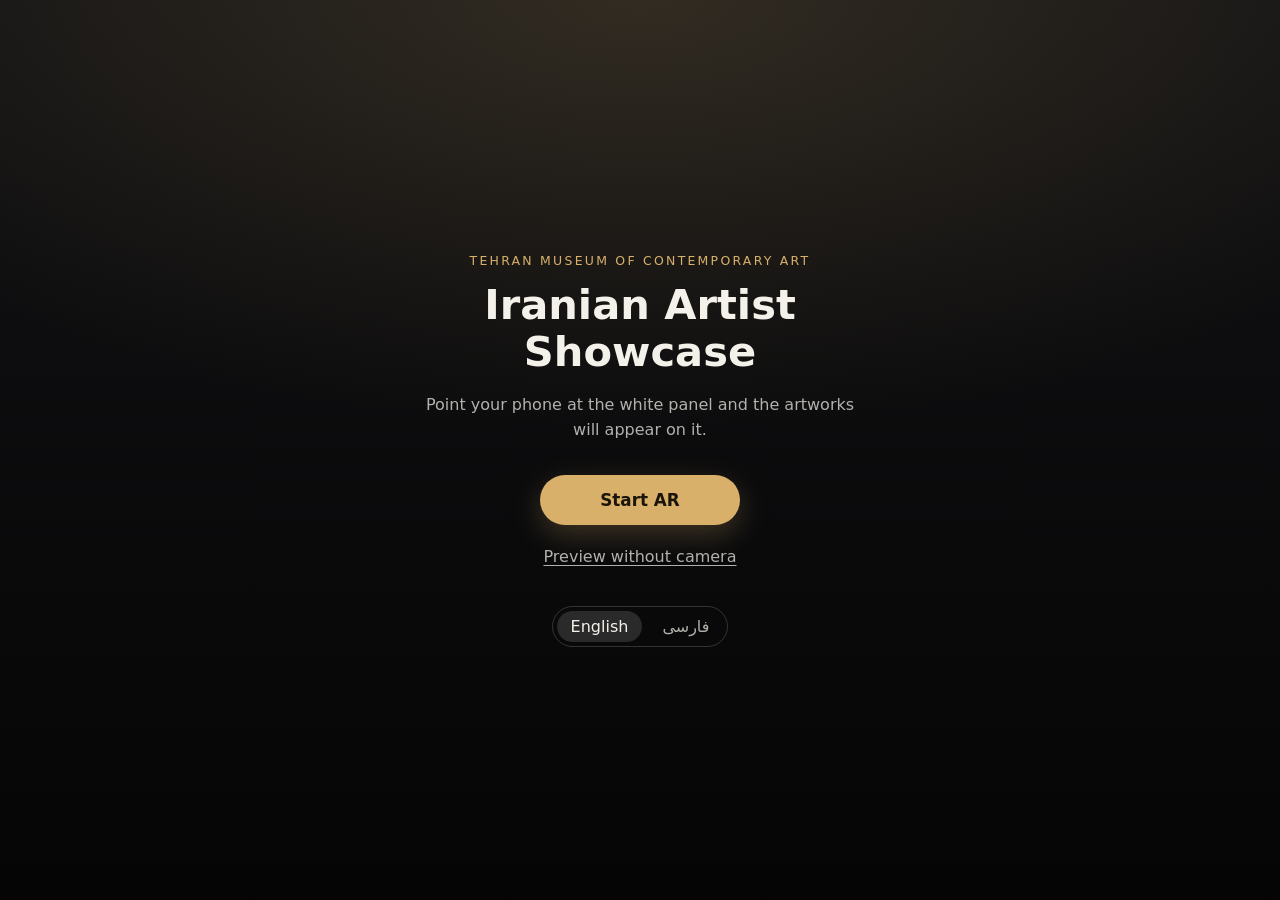
<file: index.html>
<!doctype html>
<html lang="en">
<head>
  <meta charset="utf-8">
  <meta name="viewport" content="width=device-width, initial-scale=1, viewport-fit=cover">
  <meta name="theme-color" content="#0b0b0c">
  <title>Frame AR</title>
  <link rel="stylesheet" href="css/viewer.css">
  <script type="importmap">
    {
      "imports": {
        "three": "./vendor/three/three.module.min.js",
        "three/addons/": "./vendor/three/addons/",
        "mindar-image-three": "./vendor/mind-ar/mindar-image-three.prod.js"
      }
    }
  </script>
</head>
<body>
  <div id="ar-container"></div>

  <section id="start" class="overlay start hidden">
    <div class="start-card">
      <p class="eyebrow" id="subtitle"></p>
      <h1 id="title">Frame AR</h1>
      <p class="intro" data-i18n="intro"></p>
      <button id="start-button" class="primary" type="button" data-i18n="start">Start AR</button>
      <button id="preview-button" class="link" type="button" data-i18n="preview">Preview without camera</button>
      <div id="language-switch" class="language-switch" role="group" aria-label="Language"></div>
    </div>
  </section>

  <div id="loading" class="overlay loading hidden" aria-live="polite">
    <div class="spinner" aria-hidden="true"></div>
    <p data-i18n="loading">Loading…</p>
  </div>

  <div id="scanning" class="overlay scanning hidden" aria-live="polite">
    <div class="scan-card">
      <div class="scan-target">
        <img id="scan-preview" alt="">
        <span class="scan-line" aria-hidden="true"></span>
      </div>
      <p data-i18n="scanning">Point your camera at the frame</p>
    </div>
  </div>

  <div id="error" class="overlay error hidden" role="alert">
    <div class="error-card">
      <p id="error-message" data-i18n="cameraError"></p>
      <pre id="error-detail" class="hidden"></pre>
      <button id="retry-button" class="primary" type="button" data-i18n="retry">Try again</button>
    </div>
  </div>

  <div id="preview-badge" class="badge hidden" data-i18n="previewBadge"></div>

  <figure id="caption" class="caption hidden" aria-live="polite">
    <figcaption>
      <span id="caption-title" class="caption-title"></span>
      <span id="caption-meta" class="caption-meta"></span>
    </figcaption>
    <span id="caption-count" class="caption-count"></span>
  </figure>

  <nav id="controls" class="controls hidden">
    <div id="nav-buttons" class="nav-buttons">
      <button id="prev-button" type="button" data-i18n-label="previous">
        <svg viewBox="0 0 24 24" aria-hidden="true"><path d="M15 5l-7 7 7 7"/></svg>
      </button>
      <button id="play-button" type="button" data-i18n-label="pause">
        <svg class="icon-pause" viewBox="0 0 24 24" aria-hidden="true"><path d="M9 5v14M15 5v14"/></svg>
        <svg class="icon-play" viewBox="0 0 24 24" aria-hidden="true"><path d="M8 5l11 7-11 7z"/></svg>
      </button>
      <button id="next-button" type="button" data-i18n-label="next">
        <svg viewBox="0 0 24 24" aria-hidden="true"><path d="M9 5l7 7-7 7"/></svg>
      </button>
    </div>
    <label id="effect-picker" class="effect-picker">
      <span class="visually-hidden" data-i18n="effect">Transition</span>
      <select id="effect-select" data-i18n-label="effect"></select>
    </label>
  </nav>

  <script type="module" src="js/viewer.js"></script>
</body>
</html>
</file>
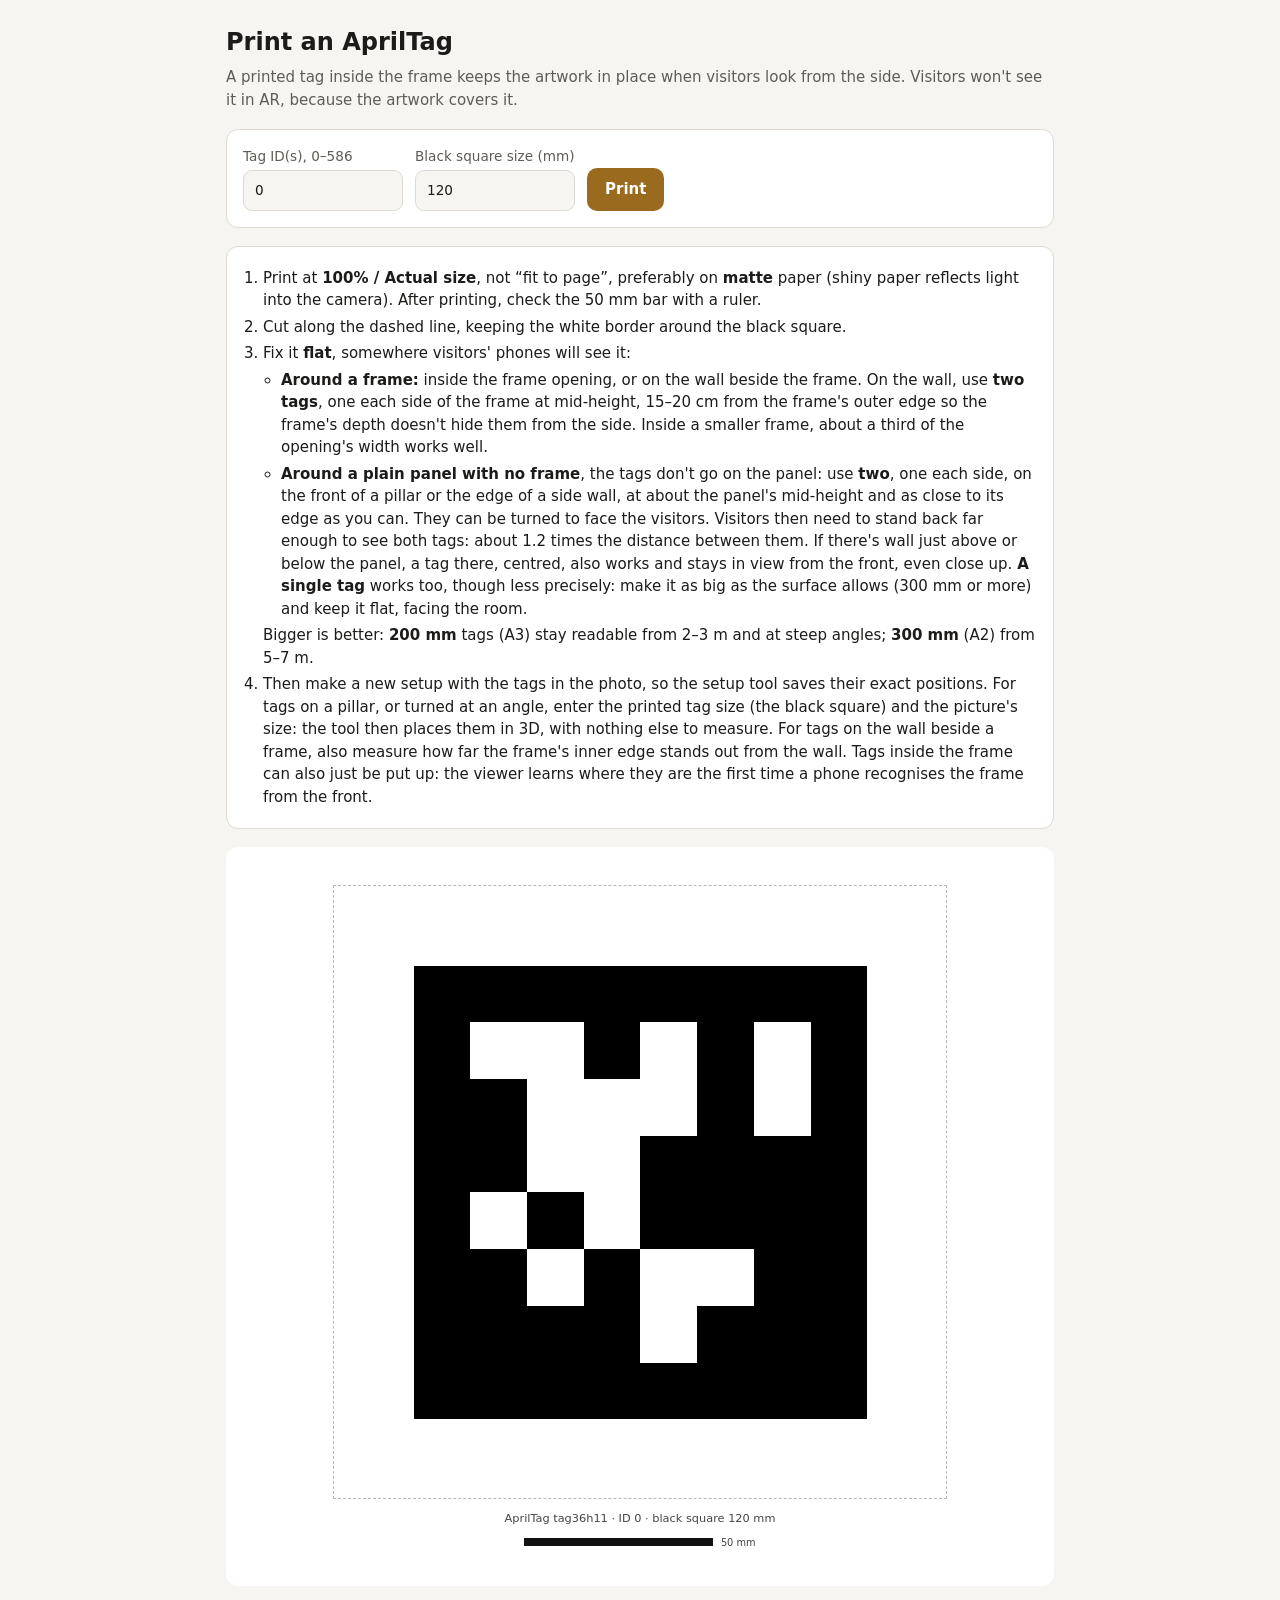
<file: apriltag.html>
<!doctype html>
<html lang="en">
<head>
  <meta charset="utf-8">
  <meta name="viewport" content="width=device-width, initial-scale=1">
  <title>Print an AprilTag</title>
  <style>
    :root {
      --bg: #f6f5f2; --surface: #fff; --ink: #1c1b19; --muted: #5f5c55; --line: #dedad2;
      --accent: #9a6b1f; --accent-ink: #fff; --warn: #b3261e;
      color-scheme: light;
    }
    @media (prefers-color-scheme: dark) {
      :root:not([data-print]) { --bg: #111113; --surface: #1b1b1e; --ink: #f1efe9; --muted: #a9a59c; --line: #34343a; --accent: #d8b06a; --accent-ink: #1b1408; --warn: #ff8a80; color-scheme: dark; }
    }
    * { box-sizing: border-box; }
    body { margin: 0; background: var(--bg); color: var(--ink); font: 15px/1.5 system-ui, -apple-system, "Segoe UI", Roboto, sans-serif; }
    main { max-width: 860px; margin: 0 auto; padding: 24px 16px 48px; }
    h1 { margin: 0 0 6px; font-size: 1.5rem; }
    .lead { margin: 0 0 18px; color: var(--muted); }
    .panel { background: var(--surface); border: 1px solid var(--line); border-radius: 12px; padding: 16px; margin-bottom: 18px; }
    .controls { display: flex; flex-wrap: wrap; gap: 12px; align-items: flex-end; }
    label { display: flex; flex-direction: column; gap: 4px; font-size: 0.85rem; color: var(--muted); }
    input { padding: 9px 11px; border: 1px solid var(--line); border-radius: 9px; background: var(--bg); color: var(--ink); font: inherit; width: 160px; }
    button { padding: 10px 18px; border: 0; border-radius: 10px; background: var(--accent); color: var(--accent-ink); font: inherit; font-weight: 600; cursor: pointer; }
    ol { margin: 0; padding-inline-start: 20px; }
    li { margin: 4px 0; }
    ol ul { margin: 4px 0; padding-inline-start: 18px; }
    .warn { color: var(--warn); font-size: 0.88rem; margin: 10px 0 0; }
    .sheet { display: flex; flex-wrap: wrap; gap: 10mm; justify-content: center; background: #fff; color: #111; padding: 10mm; border-radius: 12px; }
    .tag { display: flex; flex-direction: column; align-items: center; gap: 3mm; break-inside: avoid; }
    .cut { border: 0.3mm dashed #b8b8b8; background: #fff; line-height: 0; }
    .cut svg { display: block; shape-rendering: crispEdges; }
    .label { font: 3mm/1.3 system-ui, sans-serif; color: #444; text-align: center; }
    .ruler { display: flex; align-items: center; gap: 2mm; font: 2.6mm system-ui, sans-serif; color: #444; }
    .ruler span { display: block; width: 50mm; height: 2mm; background: #111; }
    @media print {
      @page { margin: 10mm; }
      body { background: #fff; }
      main { padding: 0; max-width: none; }
      .screen-only { display: none !important; }
      .sheet { padding: 0; border-radius: 0; }
    }
  </style>
</head>
<body>
  <main>
    <div class="screen-only">
      <h1>Print an AprilTag</h1>
      <p class="lead">A printed tag inside the frame keeps the artwork in place when visitors look from the side. Visitors won't see it in AR, because the artwork covers it.</p>

      <div class="panel">
        <div class="controls">
          <label>Tag ID(s), 0–586 <input id="ids" type="text" value="0" inputmode="numeric" autocomplete="off"></label>
          <label>Black square size (mm) <input id="size" type="number" min="20" max="400" step="1" value="120"></label>
          <button id="print" type="button">Print</button>
        </div>
        <p class="warn" id="warning" hidden></p>
      </div>

      <div class="panel">
        <ol>
          <li>Print at <b>100% / Actual size</b>, not “fit to page”, preferably on <b>matte</b> paper (shiny paper reflects light into the camera). After printing, check the 50 mm bar with a ruler.</li>
          <li>Cut along the dashed line, keeping the white border around the black square.</li>
          <li>Fix it <b>flat</b>, somewhere visitors' phones will see it:
            <ul>
              <li><b>Around a frame:</b> inside the frame opening, or on the wall beside the frame. On the wall, use <b>two tags</b>, one each side of the frame at mid-height, 15–20 cm from the frame's outer edge so the frame's depth doesn't hide them from the side. Inside a smaller frame, about a third of the opening's width works well.</li>
              <li><b>Around a plain panel with no frame</b>, the tags don't go on the panel: use <b>two</b>, one each side, on the front of a pillar or the edge of a side wall, at about the panel's mid-height and as close to its edge as you can. They can be turned to face the visitors. Visitors then need to stand back far enough to see both tags: about 1.2 times the distance between them. If there's wall just above or below the panel, a tag there, centred, also works and stays in view from the front, even close up. <b>A single tag</b> works too, though less precisely: make it as big as the surface allows (300 mm or more) and keep it flat, facing the room.</li>
            </ul>
            Bigger is better: <b>200 mm</b> tags (A3) stay readable from 2–3 m and at steep angles; <b>300 mm</b> (A2) from 5–7 m.</li>
          <li>Then make a new setup with the tags in the photo, so the setup tool saves their exact positions. For tags on a pillar, or turned at an angle, enter the printed tag size (the black square) and the picture's size: the tool then places them in 3D, with nothing else to measure. For tags on the wall beside a frame, also measure how far the frame's inner edge stands out from the wall. Tags inside the frame can also just be put up: the viewer learns where they are the first time a phone recognises the frame from the front.</li>
        </ol>
      </div>
    </div>

    <div class="sheet" id="sheet"></div>
  </main>

  <script src="vendor/js-aruco2/cv.js"></script>
  <script src="vendor/js-aruco2/aruco.js"></script>
  <script src="vendor/js-aruco2/dictionaries/apriltag_36h11.js"></script>
  <script>
    const dictionary = new AR.Dictionary('APRILTAG_36h11');
    const max = dictionary.codeList.length - 1;
    const $ = (id) => document.getElementById(id);

    function parseIds(text) {
      const ids = [];
      for (const part of text.split(/[\s,]+/)) {
        if (!part) continue;
        const n = Number(part);
        if (Number.isInteger(n) && n >= 0 && n <= max && !ids.includes(n)) ids.push(n);
      }
      return ids.length ? ids : [0];
    }

    function render() {
      const ids = parseIds($('ids').value);
      const size = Math.min(400, Math.max(20, Number($('size').value) || 120));
      const cell = size / 8; // black square is 8 cells: 6x6 data + 1-cell border
      const sheet = $('sheet');
      sheet.textContent = '';
      for (const id of ids) {
        // generateSVG draws the official 10x10-cell layout: white quiet zone, black border, data.
        const svg = dictionary.generateSVG(id)
          .replace('<svg ', `<svg width="${10 * cell}mm" height="${10 * cell}mm" role="img" aria-label="AprilTag ${id}" `);
        const wrap = document.createElement('div');
        wrap.className = 'tag';
        const pad = Math.min(cell, 6); // a little extra white outside the tag's own white border, for cutting
        wrap.innerHTML = `<div class="cut" style="padding:${pad}mm">${svg}</div>`
          + `<div class="label">AprilTag tag36h11 · ID ${id} · black square ${size} mm</div>`
          + '<div class="ruler"><span></span>50 mm</div>';
        sheet.appendChild(wrap);
      }
      const total = 10 * cell + 2 * Math.min(cell, 6);
      const warning = $('warning');
      warning.hidden = total <= 190;
      warning.textContent = total <= 277
        ? `With its white border this is ${Math.round(total)} mm wide, too big for A4: print it on A3.`
        : `With its white border this is ${Math.round(total)} mm wide, larger than A3: use a print shop, or reduce the size.`;
    }

    $('ids').addEventListener('input', render);
    $('size').addEventListener('input', render);
    $('print').addEventListener('click', () => window.print());
    window.addEventListener('beforeprint', () => document.documentElement.setAttribute('data-print', ''));
    window.addEventListener('afterprint', () => document.documentElement.removeAttribute('data-print'));
    render();
  </script>
</body>
</html>
</file>
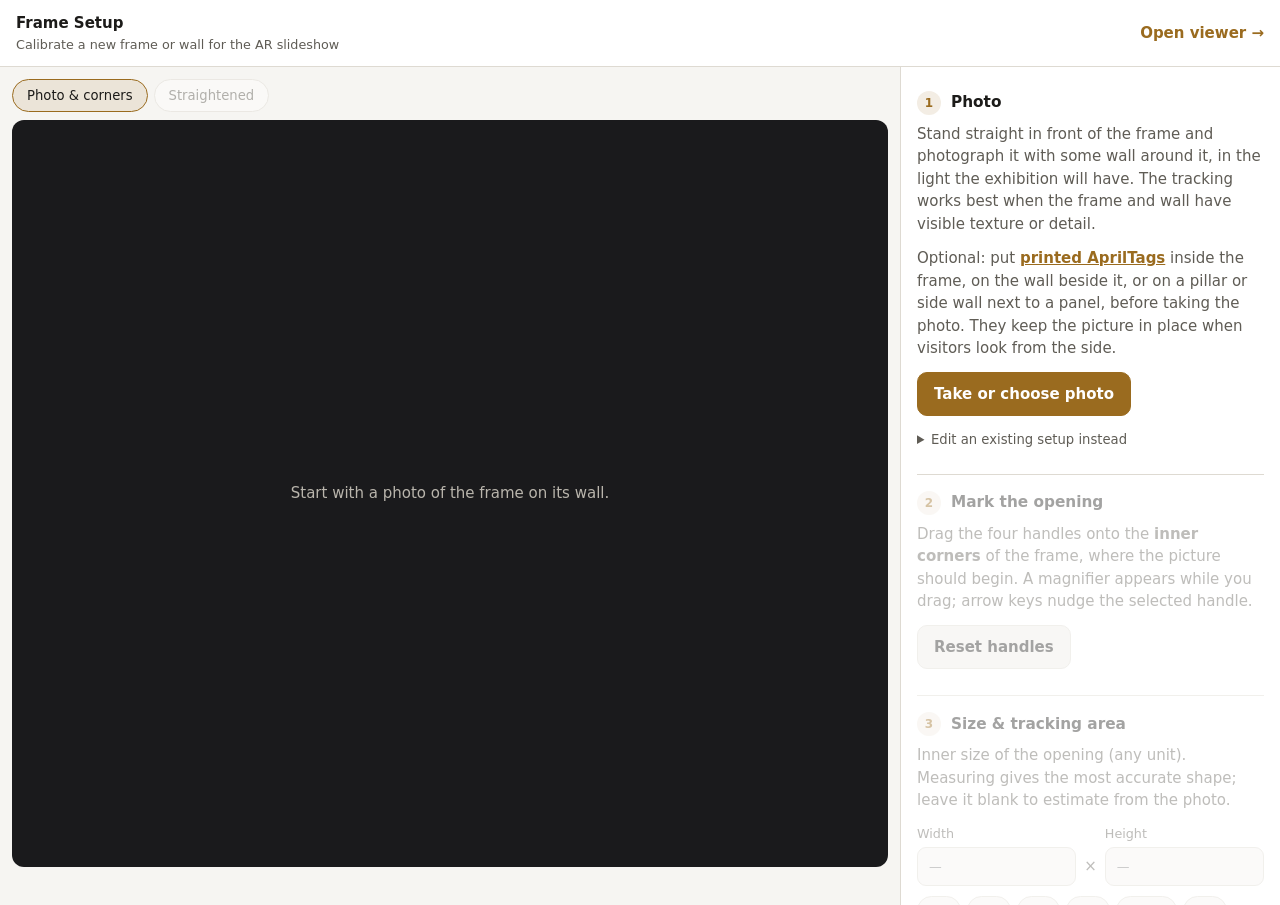
<file: setup.html>
<!doctype html>
<html lang="en">
<head>
  <meta charset="utf-8">
  <meta name="viewport" content="width=device-width, initial-scale=1, viewport-fit=cover">
  <title>Frame Setup</title>
  <link rel="stylesheet" href="css/setup.css">
</head>
<body>
  <header class="topbar">
    <div class="brand">
      <strong>Frame Setup</strong>
      <span>Calibrate a new frame or wall for the AR slideshow</span>
    </div>
    <a class="topbar-link" href="index.html?preview=1">Open viewer →</a>
  </header>

  <main class="layout">
    <section class="stage-wrap">
      <div class="stage-tabs" role="tablist">
        <button type="button" role="tab" id="tab-photo" aria-selected="true">Photo &amp; corners</button>
        <button type="button" role="tab" id="tab-target" aria-selected="false" disabled>Straightened</button>
      </div>
      <div class="stage" id="stage">
        <canvas id="stage-canvas"></canvas>
        <div class="stage-empty" id="stage-empty">
          <p>Start with a photo of the frame on its wall.</p>
        </div>
      </div>
      <p class="stage-hint" id="stage-hint"></p>
    </section>

    <aside class="panel">
      <section class="step" id="step-photo">
        <h2><span class="num">1</span> Photo</h2>
        <p class="help">Stand straight in front of the frame and photograph it with some wall around it, in the light the exhibition will have. The tracking works best when the frame and wall have visible texture or detail.</p>
        <p class="help">Optional: put <a href="apriltag.html" target="_blank">printed AprilTags</a> inside the frame, on the wall beside it, or on a pillar or side wall next to a panel, before taking the photo. They keep the picture in place when visitors look from the side.</p>
        <label class="button primary file-button">
          <input type="file" id="photo-input" accept="image/*">
          Take or choose photo
        </label>
        <details class="load-existing">
          <summary>Edit an existing setup instead</summary>
          <div class="row">
            <input type="text" id="existing-id" placeholder="frame-01" autocomplete="off" spellcheck="false">
            <button type="button" class="button" id="existing-load">Load</button>
          </div>
        </details>
      </section>

      <section class="step" id="step-corners" data-needs="photo">
        <h2><span class="num">2</span> Mark the opening</h2>
        <p class="help">Drag the four handles onto the <b>inner corners</b> of the frame, where the picture should begin. A magnifier appears while you drag; arrow keys nudge the selected handle.</p>
        <div class="row">
          <button type="button" class="button" id="corners-reset">Reset handles</button>
        </div>
        <p class="warn hidden" id="corners-warning">The handles are crossed. Place them top-left, top-right, bottom-right, bottom-left.</p>
      </section>

      <section class="step" id="step-size" data-needs="corners">
        <h2><span class="num">3</span> Size &amp; tracking area</h2>
        <p class="help">Inner size of the opening (any unit). Measuring gives the most accurate shape; leave it blank to estimate from the photo.</p>
        <div class="row size-row">
          <label>Width <input type="number" id="size-w" min="0" step="any" inputmode="decimal" placeholder="—"></label>
          <span class="times">×</span>
          <label>Height <input type="number" id="size-h" min="0" step="any" inputmode="decimal" placeholder="—"></label>
        </div>
        <div class="chips" id="ratio-chips"></div>
        <p class="note" id="aspect-note"></p>
        <label class="slider">
          <span>Frame &amp; wall around the opening <output id="margin-out"></output></span>
          <input type="range" id="margin" min="0" max="0.6" step="0.005" value="0.12">
        </label>
        <p class="note">More surroundings give the tracker more detail to lock onto. If the wall behind the frame may change, keep the straightened image within the frame's outer edge, so only the frame is recognised.</p>
        <label class="check"><input type="checkbox" id="ignore-inside" checked> Ignore what's inside the frame (it may change)</label>
      </section>

      <section class="step" id="step-look" data-needs="corners">
        <h2><span class="num">4</span> Fit &amp; look</h2>
        <label class="slider">
          <span>Picture edge <output id="bleed-out"></output></span>
          <input type="range" id="bleed" min="-0.04" max="0.04" step="0.001" value="0">
        </label>
        <p class="note">Positive tucks the picture under the frame lip; negative leaves a reveal.</p>
        <label class="slider">
          <span>Frame shadow on picture <output id="shadow-out"></output></span>
          <input type="range" id="shadow" min="0" max="0.8" step="0.01" value="0.35">
        </label>
        <label class="slider">
          <span>Brightness <output id="exposure-out"></output></span>
          <input type="range" id="exposure" min="0.5" max="1.3" step="0.01" value="1">
        </label>
        <label class="check"><input type="checkbox" id="show-art" checked> Show sample artwork</label>
      </section>

      <section class="step" id="step-tags" data-needs="photo">
        <h2><span class="num">5</span> AprilTags (optional)</h2>
        <p class="help">Printed tags keep the picture in place when visitors look from the side. They can go inside the frame, on the wall beside it, or on a pillar or side wall next to a panel; they don't need to be on the picture's surface.</p>
        <p class="result hidden" id="tag-note"></p>
        <div class="row">
          <label>Printed tag size: the black square (same unit as the size in step 3)
            <input type="number" id="tag-size" min="0" step="any" inputmode="decimal" placeholder="e.g. 30"></label>
        </div>
        <label class="check"><input type="checkbox" id="tags-upright" checked> The tags are on upright surfaces (walls, pillars)</label>
        <p class="note">With the tag size and the size in step 3, tags anywhere and at any angle, on the panel, beside it, or on a pillar facing another way, are placed in 3D from the photo. The distance below is then not needed.</p>
        <div class="row">
          <label>If the tags are not on the picture's surface: how far <b>behind</b> it they are, e.g. on the wall behind a frame (a positive number), or how far <b>in front</b>, e.g. on a pillar (a negative number). Same unit as the size in step 3.
            <input type="number" id="tag-depth" step="any" inputmode="decimal" placeholder="e.g. 6 or -100"></label>
        </div>
        <p class="note">For a frame on a wall: measure from the wall to the edge of the opening. For a pillar: how far its front stands out from the panel, as a negative number. This keeps the picture aligned from the side.</p>
        <label class="check"><input type="checkbox" id="tags-only"> Hold the picture with the tags only</label>
        <p class="note">For plain surfaces that image tracking can't recognise. Switched on automatically when step 6 rates tracking <i>Poor</i>. The tags must be in the photo.</p>
        <label class="check"><input type="checkbox" id="outline"> Also hold the picture by the panel's outline</label>
        <p class="note">For a plain panel that is clearly brighter than everything around it, with all four edges visible, such as a lit or backlit sheet. Then no tags are needed when visitors see the whole panel from in front.</p>
      </section>

      <section class="step" id="step-occluders" data-needs="corners">
        <h2><span class="num">6</span> Pillars and walls (optional)</h2>
        <p class="help">If a pillar or the side wall of an alcove stands out in front of the picture, the viewer can let it hide the picture from the side, just as it hides the real surface. Use the same unit as the size in step 3.</p>
        <div class="row">
          <label>Left side: sticks out in front by <input type="number" id="occ-left-depth" min="0" step="any" inputmode="decimal" placeholder="—"></label>
          <label>covers the picture's edge by <input type="number" id="occ-left-overlap" min="0" step="any" inputmode="decimal" placeholder="0"></label>
        </div>
        <div class="row">
          <label>Right side: sticks out in front by <input type="number" id="occ-right-depth" min="0" step="any" inputmode="decimal" placeholder="—"></label>
          <label>covers the picture's edge by <input type="number" id="occ-right-overlap" min="0" step="any" inputmode="decimal" placeholder="0"></label>
        </div>
        <p class="note" id="occ-note">"Covers the edge" is how much of the picture it hides when seen straight on; usually 0.</p>
      </section>

      <section class="step" id="step-compile" data-needs="corners">
        <h2><span class="num">7</span> Compile tracking data</h2>
        <p class="help">Analyses the straightened image so phones can recognise the frame. Takes 10–60 seconds.</p>
        <button type="button" class="button primary" id="compile">Compile</button>
        <div class="progress hidden" id="compile-progress"><span></span></div>
        <p class="result hidden" id="compile-result"></p>
        <label class="check hidden" id="show-points-wrap"><input type="checkbox" id="show-points" checked> Show feature points</label>
      </section>

      <section class="step" id="step-save" data-needs="compiled">
        <h2><span class="num">8</span> Save &amp; test</h2>
        <div class="row stack">
          <label>Setup ID (folder name) <input type="text" id="setup-id" placeholder="frame-02" autocomplete="off" spellcheck="false"></label>
          <label>Display name <input type="text" id="setup-name" placeholder="Gold frame, gallery 3"></label>
        </div>
        <div class="row">
          <button type="button" class="button primary" id="test-ar">Test AR on this device</button>
          <button type="button" class="button" id="test-preview">Preview on screen</button>
        </div>
        <button type="button" class="button" id="download">Download setup (.zip)</button>
        <p class="help small">To publish it, unzip at the top of the site so the files land in <code>setups/&lt;id&gt;/</code>. Then set <code>"setup": "&lt;id&gt;"</code> in <code>config.json</code>, or link to <code>index.html?setup=&lt;id&gt;</code>.</p>
        <div class="saved hidden" id="saved-wrap">
          <h3>Saved on this device</h3>
          <ul id="saved-list"></ul>
        </div>
      </section>
    </aside>
  </main>

  <div class="toast hidden" id="toast" role="status"></div>

  <script type="module" src="js/setup-tool.js"></script>
</body>
</html>
</file>
<file: css/viewer.css>
:root {
  --ink: #f4f1ea;
  --ink-muted: rgba(244, 241, 234, 0.72);
  --glass: rgba(12, 12, 14, 0.62);
  --glass-strong: rgba(12, 12, 14, 0.86);
  --line: rgba(244, 241, 234, 0.18);
  --accent: #d8b06a;
  --accent-ink: #1b1408;
  --radius: 14px;
  --font: "Vazirmatn", system-ui, -apple-system, "Segoe UI", Roboto, Tahoma, "Noto Sans Arabic", sans-serif;
  --safe-bottom: env(safe-area-inset-bottom, 0px);
  color-scheme: dark;
}

* { box-sizing: border-box; }

html, body {
  margin: 0;
  height: 100%;
  overflow: hidden;
  background: #000;
  color: var(--ink);
  font-family: var(--font);
  -webkit-font-smoothing: antialiased;
  -webkit-tap-highlight-color: transparent;
  overscroll-behavior: none;
}

button, select { font: inherit; color: inherit; }

.hidden { display: none !important; }

.visually-hidden {
  position: absolute; width: 1px; height: 1px; overflow: hidden;
  clip: rect(0 0 0 0); white-space: nowrap;
}

#ar-container {
  position: fixed;
  inset: 0;
  z-index: 0;
  overflow: hidden;
  touch-action: none;
}

#ar-container canvas { display: block; }

.overlay {
  position: fixed;
  inset: 0;
  z-index: 20;
  display: flex;
  align-items: center;
  justify-content: center;
  padding: 24px 16px;
}

/* Start screen */
.start {
  background:
    radial-gradient(120% 80% at 50% 0%, rgba(216, 176, 106, 0.16), transparent 60%),
    linear-gradient(180deg, #121214, #050506);
}

.start-card {
  width: min(440px, 100%);
  text-align: center;
  display: flex;
  flex-direction: column;
  align-items: center;
  gap: 14px;
}

.eyebrow {
  margin: 0;
  font-size: 0.78rem;
  letter-spacing: 0.18em;
  text-transform: uppercase;
  color: var(--accent);
}

html[dir="rtl"] .eyebrow { letter-spacing: 0; }

.start h1 {
  margin: 0;
  font-size: clamp(1.9rem, 7vw, 2.6rem);
  line-height: 1.12;
  font-weight: 600;
  text-wrap: balance;
}

.intro {
  margin: 4px 0 18px;
  color: var(--ink-muted);
  line-height: 1.55;
  text-wrap: pretty;
}

.primary {
  appearance: none;
  border: 0;
  border-radius: 999px;
  padding: 15px 34px;
  min-width: 200px;
  background: var(--accent);
  color: var(--accent-ink);
  font-weight: 650;
  font-size: 1.05rem;
  cursor: pointer;
  box-shadow: 0 10px 30px rgba(216, 176, 106, 0.25);
}

.primary:active { transform: translateY(1px); }

.link {
  appearance: none;
  background: none;
  border: 0;
  padding: 8px;
  color: var(--ink-muted);
  text-decoration: underline;
  text-underline-offset: 3px;
  cursor: pointer;
}

.language-switch {
  display: flex;
  gap: 6px;
  margin-top: 18px;
  padding: 4px;
  border: 1px solid var(--line);
  border-radius: 999px;
}

.language-switch:empty { display: none; }

.language-switch button {
  appearance: none;
  border: 0;
  border-radius: 999px;
  padding: 6px 14px;
  background: transparent;
  color: var(--ink-muted);
  cursor: pointer;
}

.language-switch button[aria-pressed="true"] {
  background: rgba(244, 241, 234, 0.14);
  color: var(--ink);
}

/* Loading */
.loading {
  flex-direction: column;
  gap: 18px;
  background: rgba(0, 0, 0, 0.55);
}

.loading p { margin: 0; color: var(--ink-muted); }

.spinner {
  width: 46px;
  height: 46px;
  border-radius: 50%;
  border: 3px solid rgba(244, 241, 234, 0.18);
  border-top-color: var(--accent);
  animation: spin 0.9s linear infinite;
}

@keyframes spin { to { transform: rotate(360deg); } }

/* Scanning hint */
.scanning {
  pointer-events: none;
  align-items: flex-end;
  padding-bottom: calc(110px + var(--safe-bottom));
}

.scan-card {
  display: flex;
  align-items: center;
  gap: 14px;
  max-width: min(420px, 100%);
  padding: 12px 16px 12px 12px;
  border-radius: var(--radius);
  background: var(--glass);
  backdrop-filter: blur(14px);
  -webkit-backdrop-filter: blur(14px);
  border: 1px solid var(--line);
}

html[dir="rtl"] .scan-card { padding: 12px 12px 12px 16px; }

.scan-card p { margin: 0; line-height: 1.4; font-weight: 500; }

.scan-target {
  position: relative;
  flex: none;
  width: 54px;
  height: 72px;
  border-radius: 6px;
  overflow: hidden;
  background: #222;
}

.scan-target img {
  width: 100%;
  height: 100%;
  object-fit: cover;
  display: block;
  opacity: 0.9;
}

.scan-target img:not([src]) { display: none; }

.scan-line {
  position: absolute;
  left: 0;
  right: 0;
  height: 2px;
  background: var(--accent);
  box-shadow: 0 0 10px var(--accent);
  animation: scan 2.2s ease-in-out infinite;
}

@keyframes scan {
  0%, 100% { top: 6%; }
  50% { top: 92%; }
}

/* Errors */
.error { background: rgba(0, 0, 0, 0.75); }

.error-card {
  width: min(420px, 100%);
  padding: 24px;
  border-radius: var(--radius);
  background: var(--glass-strong);
  border: 1px solid var(--line);
  text-align: center;
}

.error-card p { margin: 0 0 18px; line-height: 1.55; }

.error-card pre {
  margin: 0 0 18px;
  padding: 10px;
  border-radius: 8px;
  background: rgba(255, 255, 255, 0.06);
  color: var(--ink-muted);
  font-size: 0.78rem;
  white-space: pre-wrap;
  text-align: start;
  direction: ltr;
}

/* Caption */
.caption {
  position: fixed;
  z-index: 15;
  inset-inline: 16px;
  bottom: calc(84px + var(--safe-bottom));
  margin: 0 auto;
  max-width: 520px;
  display: flex;
  align-items: flex-end;
  justify-content: space-between;
  gap: 12px;
  padding: 12px 16px;
  border-radius: var(--radius);
  background: var(--glass);
  backdrop-filter: blur(14px);
  -webkit-backdrop-filter: blur(14px);
  border: 1px solid var(--line);
  pointer-events: none;
  transition: opacity 0.45s ease, transform 0.45s ease;
}

.caption.fading { opacity: 0; transform: translateY(6px); }

.caption figcaption { display: flex; flex-direction: column; gap: 3px; min-width: 0; }

.caption-title { font-weight: 600; line-height: 1.3; }

.caption-meta { color: var(--ink-muted); font-size: 0.88rem; }

.caption-meta:empty { display: none; }

.caption-count {
  flex: none;
  color: var(--ink-muted);
  font-size: 0.8rem;
  font-variant-numeric: tabular-nums;
}

/* Controls */
.controls {
  position: fixed;
  z-index: 16;
  left: 50%;
  bottom: calc(16px + var(--safe-bottom));
  transform: translateX(-50%);
  display: flex;
  align-items: center;
  gap: 8px;
  padding: 6px;
  border-radius: 999px;
  background: var(--glass);
  backdrop-filter: blur(14px);
  -webkit-backdrop-filter: blur(14px);
  border: 1px solid var(--line);
  max-width: calc(100vw - 32px);
}

.nav-buttons { display: flex; gap: 2px; }

html[dir="rtl"] .nav-buttons { flex-direction: row-reverse; }

.controls button {
  appearance: none;
  width: 44px;
  height: 44px;
  border: 0;
  border-radius: 50%;
  background: transparent;
  display: grid;
  place-items: center;
  cursor: pointer;
}

.controls button:active { background: rgba(244, 241, 234, 0.12); }

.controls svg {
  width: 22px;
  height: 22px;
  fill: none;
  stroke: currentColor;
  stroke-width: 2;
  stroke-linecap: round;
  stroke-linejoin: round;
}

.controls .icon-play { fill: currentColor; stroke-width: 1.5; }
#play-button .icon-play { display: none; }
#play-button.paused .icon-play { display: block; }
#play-button.paused .icon-pause { display: none; }

.effect-picker select {
  appearance: none;
  -webkit-appearance: none;
  height: 44px;
  max-width: 46vw;
  padding: 0 34px 0 16px;
  border: 1px solid var(--line);
  border-radius: 999px;
  background:
    url("data:image/svg+xml,%3Csvg xmlns='http://www.w3.org/2000/svg' viewBox='0 0 24 24' fill='none' stroke='%23f4f1ea' stroke-width='2' stroke-linecap='round'%3E%3Cpath d='M7 10l5 5 5-5'/%3E%3C/svg%3E") no-repeat right 12px center / 16px,
    rgba(244, 241, 234, 0.06);
  cursor: pointer;
}

html[dir="rtl"] .effect-picker select {
  padding: 0 16px 0 34px;
  background-position: left 12px center, 0 0;
}

.effect-picker select option { color: #111; }

.controls .nav-buttons:only-child { padding: 0; }

.badge {
  position: fixed;
  z-index: 15;
  top: calc(12px + env(safe-area-inset-top, 0px));
  left: 50%;
  transform: translateX(-50%);
  padding: 6px 14px;
  border-radius: 999px;
  background: var(--glass);
  border: 1px solid var(--line);
  color: var(--ink-muted);
  font-size: 0.8rem;
  white-space: nowrap;
}

.debug-hud {
  position: fixed;
  z-index: 30;
  top: calc(8px + env(safe-area-inset-top, 0px));
  left: 8px;
  padding: 4px 8px;
  border-radius: 6px;
  background: rgba(0, 0, 0, 0.7);
  color: #ff8cf0;
  font: 11px/1.3 ui-monospace, Menlo, Consolas, monospace;
  white-space: pre;
  direction: ltr;
  pointer-events: none;
}

@media (prefers-reduced-motion: reduce) {
  .scan-line, .spinner { animation-duration: 4s; }
  .caption { transition: none; }
}
</file>
<file: css/setup.css>
:root {
  --bg: #f6f5f2;
  --surface: #ffffff;
  --surface-2: #efede8;
  --ink: #1c1b19;
  --ink-muted: #5f5c55;
  --line: #dedad2;
  --accent: #9a6b1f;
  --accent-ink: #ffffff;
  --accent-soft: rgba(154, 107, 31, 0.12);
  --warn: #b3261e;
  --good: #2e7d32;
  --fair: #a86b00;
  --stage-bg: #1a1a1c;
  --radius: 12px;
  --font: system-ui, -apple-system, "Segoe UI", Roboto, Tahoma, sans-serif;
  color-scheme: light;
}

@media (prefers-color-scheme: dark) {
  :root {
    --bg: #111113;
    --surface: #1b1b1e;
    --surface-2: #26262a;
    --ink: #f1efe9;
    --ink-muted: #a9a59c;
    --line: #34343a;
    --accent: #d8b06a;
    --accent-ink: #1b1408;
    --accent-soft: rgba(216, 176, 106, 0.14);
    --warn: #ff8a80;
    --good: #81c784;
    --fair: #ffcc80;
    --stage-bg: #0b0b0c;
    color-scheme: dark;
  }
}

* { box-sizing: border-box; }

html, body {
  margin: 0;
  background: var(--bg);
  color: var(--ink);
  font-family: var(--font);
  font-size: 15px;
  line-height: 1.5;
}

.hidden { display: none !important; }

code {
  font-size: 0.86em;
  padding: 1px 5px;
  border-radius: 5px;
  background: var(--surface-2);
}

.topbar {
  display: flex;
  align-items: center;
  justify-content: space-between;
  gap: 16px;
  padding: 12px 16px;
  border-bottom: 1px solid var(--line);
  background: var(--surface);
}

.brand { display: flex; flex-direction: column; min-width: 0; }
.brand span { color: var(--ink-muted); font-size: 0.85rem; }
.topbar-link { color: var(--accent); text-decoration: none; font-weight: 600; white-space: nowrap; }

.layout {
  display: grid;
  grid-template-columns: minmax(0, 1fr) 380px;
  height: calc(100dvh - 62px);
}

.stage-wrap {
  display: flex;
  flex-direction: column;
  min-width: 0;
  min-height: 0;
  padding: 12px;
  gap: 8px;
}

.stage-tabs { display: flex; gap: 6px; }

.stage-tabs button {
  appearance: none;
  border: 1px solid var(--line);
  background: var(--surface);
  color: var(--ink-muted);
  border-radius: 999px;
  padding: 6px 14px;
  font: inherit;
  font-size: 0.88rem;
  cursor: pointer;
}

.stage-tabs button[aria-selected="true"] {
  color: var(--ink);
  border-color: var(--accent);
  background: var(--accent-soft);
}

.stage-tabs button:disabled { opacity: 0.45; cursor: default; }

.stage {
  position: relative;
  flex: 1;
  min-height: 0;
  border-radius: var(--radius);
  background: var(--stage-bg);
  overflow: hidden;
  touch-action: none;
}

.stage canvas { position: absolute; inset: 0; width: 100%; height: 100%; display: block; }

.stage-empty {
  position: absolute;
  inset: 0;
  display: grid;
  place-items: center;
  color: #b9b5ac;
  text-align: center;
  padding: 24px;
}

.stage-hint { margin: 0; min-height: 1.4em; color: var(--ink-muted); font-size: 0.85rem; }

.panel {
  overflow-y: auto;
  border-left: 1px solid var(--line);
  background: var(--surface);
  padding: 8px 16px 40px;
}

.step { padding: 16px 0; border-bottom: 1px solid var(--line); }
.step:last-child { border-bottom: 0; }
.step.disabled { opacity: 0.4; pointer-events: none; }

.step h2 {
  display: flex;
  align-items: center;
  gap: 10px;
  margin: 0 0 8px;
  font-size: 1.02rem;
}

.step h3 { margin: 16px 0 6px; font-size: 0.92rem; }

.num {
  display: inline-grid;
  place-items: center;
  width: 24px;
  height: 24px;
  border-radius: 50%;
  background: var(--accent-soft);
  color: var(--accent);
  font-size: 0.8rem;
  font-weight: 700;
}

.help { margin: 0 0 12px; color: var(--ink-muted); text-wrap: pretty; }
.help a, .result a { color: var(--accent); font-weight: 600; }
.help.small, .note { font-size: 0.84rem; }
.note { margin: 6px 0 12px; color: var(--ink-muted); }
.warn { margin: 10px 0 0; color: var(--warn); font-size: 0.88rem; }

.row { display: flex; flex-wrap: wrap; gap: 8px; align-items: flex-end; margin-bottom: 10px; }
.row.stack { flex-direction: column; align-items: stretch; }
.row label { display: flex; flex-direction: column; gap: 4px; font-size: 0.85rem; color: var(--ink-muted); flex: 1; }

input[type="text"], input[type="number"] {
  width: 100%;
  min-width: 0;
  padding: 9px 11px;
  border: 1px solid var(--line);
  border-radius: 9px;
  background: var(--bg);
  color: var(--ink);
  font: inherit;
}

input:focus-visible, button:focus-visible { outline: 2px solid var(--accent); outline-offset: 2px; }

.size-row .times { padding-bottom: 9px; color: var(--ink-muted); }

.button {
  appearance: none;
  display: inline-flex;
  align-items: center;
  justify-content: center;
  gap: 8px;
  padding: 10px 16px;
  border: 1px solid var(--line);
  border-radius: 10px;
  background: var(--surface-2);
  color: var(--ink);
  font: inherit;
  font-weight: 600;
  cursor: pointer;
  text-decoration: none;
}

.button.primary { background: var(--accent); border-color: var(--accent); color: var(--accent-ink); }
.button:disabled { opacity: 0.5; cursor: default; }
#download { width: 100%; margin-bottom: 10px; }

.file-button { position: relative; overflow: hidden; }
.file-button input { position: absolute; inset: 0; opacity: 0; cursor: pointer; }

.load-existing { margin-top: 14px; }
.load-existing summary { cursor: pointer; color: var(--ink-muted); font-size: 0.88rem; margin-bottom: 8px; }

.chips { display: flex; flex-wrap: wrap; gap: 6px; }

.chips button {
  appearance: none;
  border: 1px solid var(--line);
  background: var(--bg);
  color: var(--ink);
  border-radius: 999px;
  padding: 4px 11px;
  font: inherit;
  font-size: 0.82rem;
  cursor: pointer;
}

.slider { display: flex; flex-direction: column; gap: 4px; margin-top: 10px; font-size: 0.88rem; }
.slider span { display: flex; justify-content: space-between; gap: 8px; }
.slider output { color: var(--ink-muted); font-variant-numeric: tabular-nums; }
.slider input { width: 100%; accent-color: var(--accent); }

.check { display: flex; align-items: center; gap: 8px; margin-top: 12px; font-size: 0.9rem; }
.check input { accent-color: var(--accent); width: 18px; height: 18px; }

.progress { height: 8px; margin-top: 12px; border-radius: 99px; background: var(--surface-2); overflow: hidden; }
.progress span { display: block; height: 100%; width: 0; background: var(--accent); transition: width 0.2s; }

.result { margin: 12px 0 0; font-size: 0.92rem; }
.result b.good { color: var(--good); }
.result b.fair { color: var(--fair); }
.result b.poor { color: var(--warn); }

.saved ul { list-style: none; margin: 0; padding: 0; display: flex; flex-direction: column; gap: 6px; }

.saved li {
  display: flex;
  align-items: center;
  gap: 8px;
  padding: 8px 10px;
  border: 1px solid var(--line);
  border-radius: 9px;
  font-size: 0.88rem;
}

.saved li span { flex: 1; min-width: 0; overflow: hidden; text-overflow: ellipsis; white-space: nowrap; }
.saved li a, .saved li button { font-size: 0.82rem; color: var(--accent); background: none; border: 0; padding: 2px 4px; cursor: pointer; text-decoration: none; font-weight: 600; }

.toast {
  position: fixed;
  left: 50%;
  bottom: 24px;
  transform: translateX(-50%);
  max-width: calc(100vw - 32px);
  padding: 10px 16px;
  border-radius: 10px;
  background: var(--ink);
  color: var(--bg);
  font-size: 0.9rem;
  box-shadow: 0 8px 28px rgba(0, 0, 0, 0.25);
  z-index: 50;
}

@media (max-width: 860px) {
  .layout { grid-template-columns: 1fr; height: auto; }
  .stage-wrap { position: sticky; top: 0; z-index: 5; background: var(--bg); height: 58dvh; }
  .panel { border-left: 0; border-top: 1px solid var(--line); }
  .topbar .brand span { display: none; }
}
</file>
